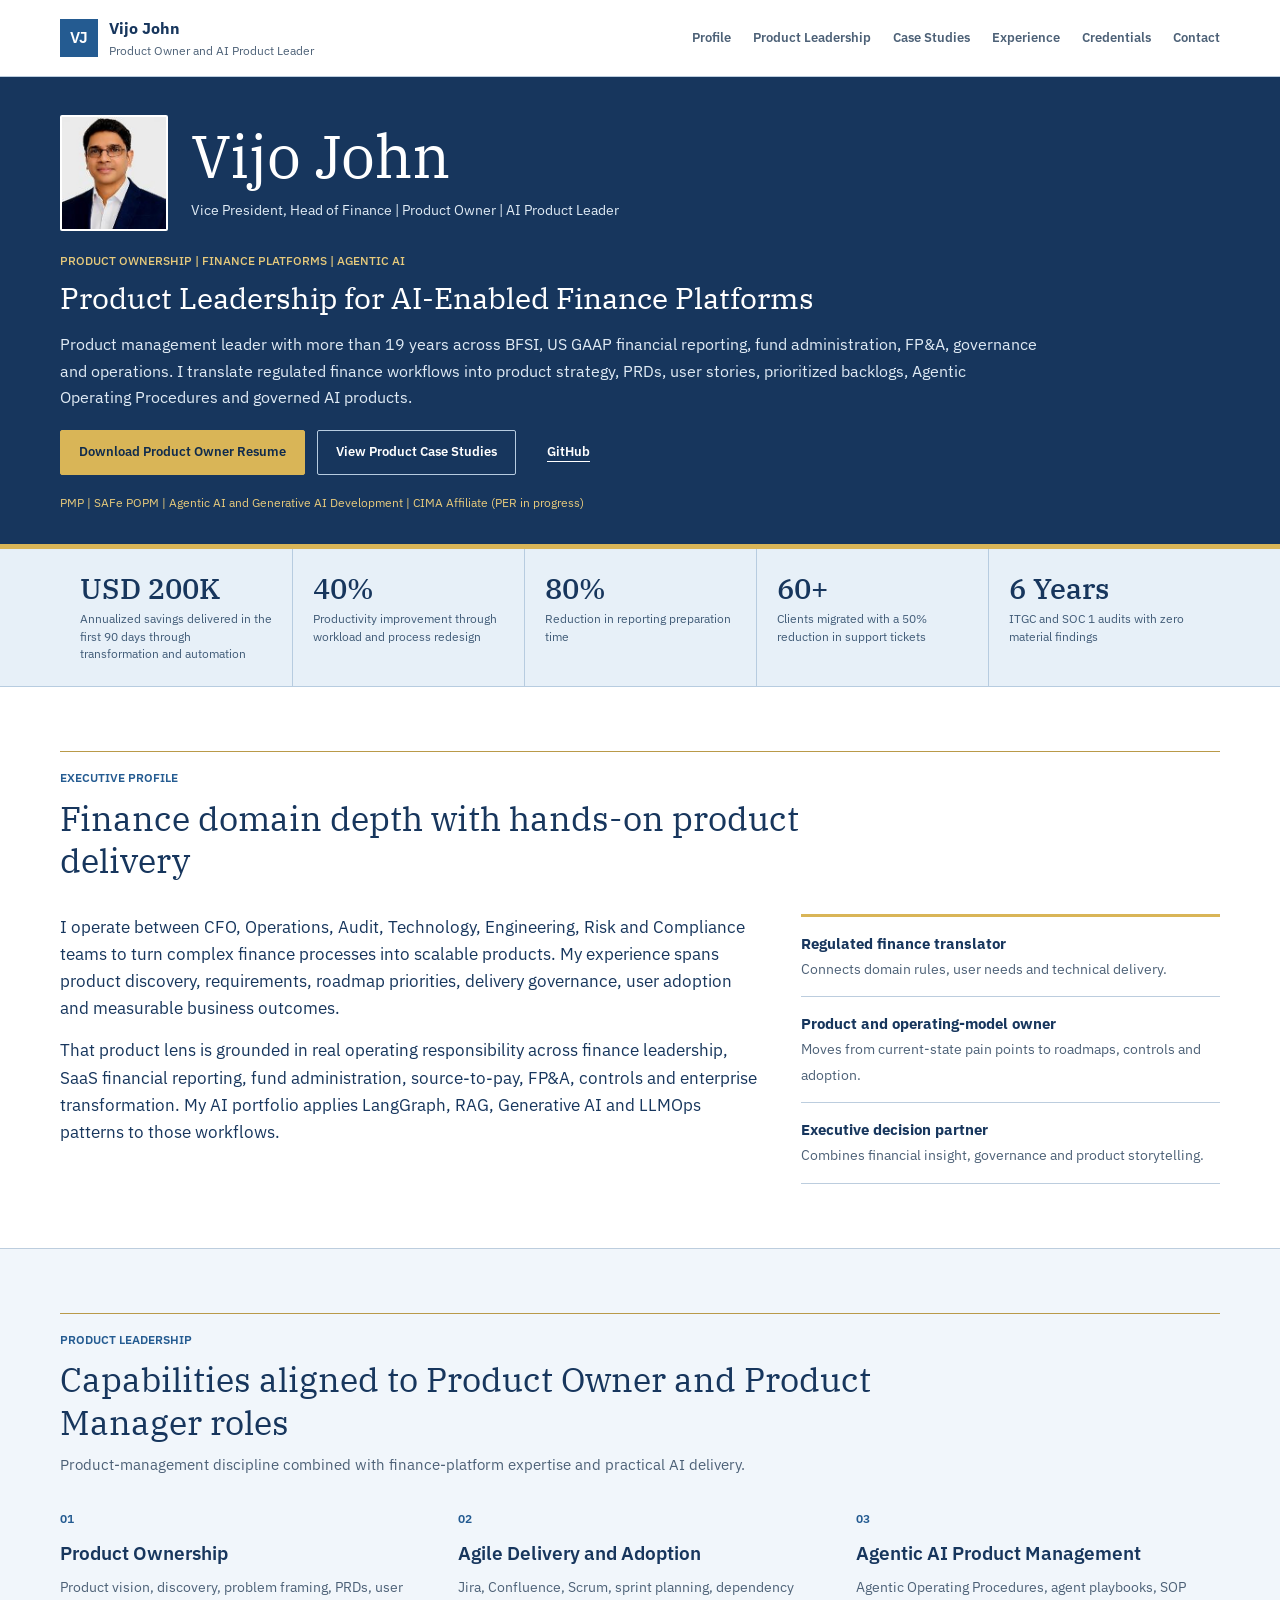
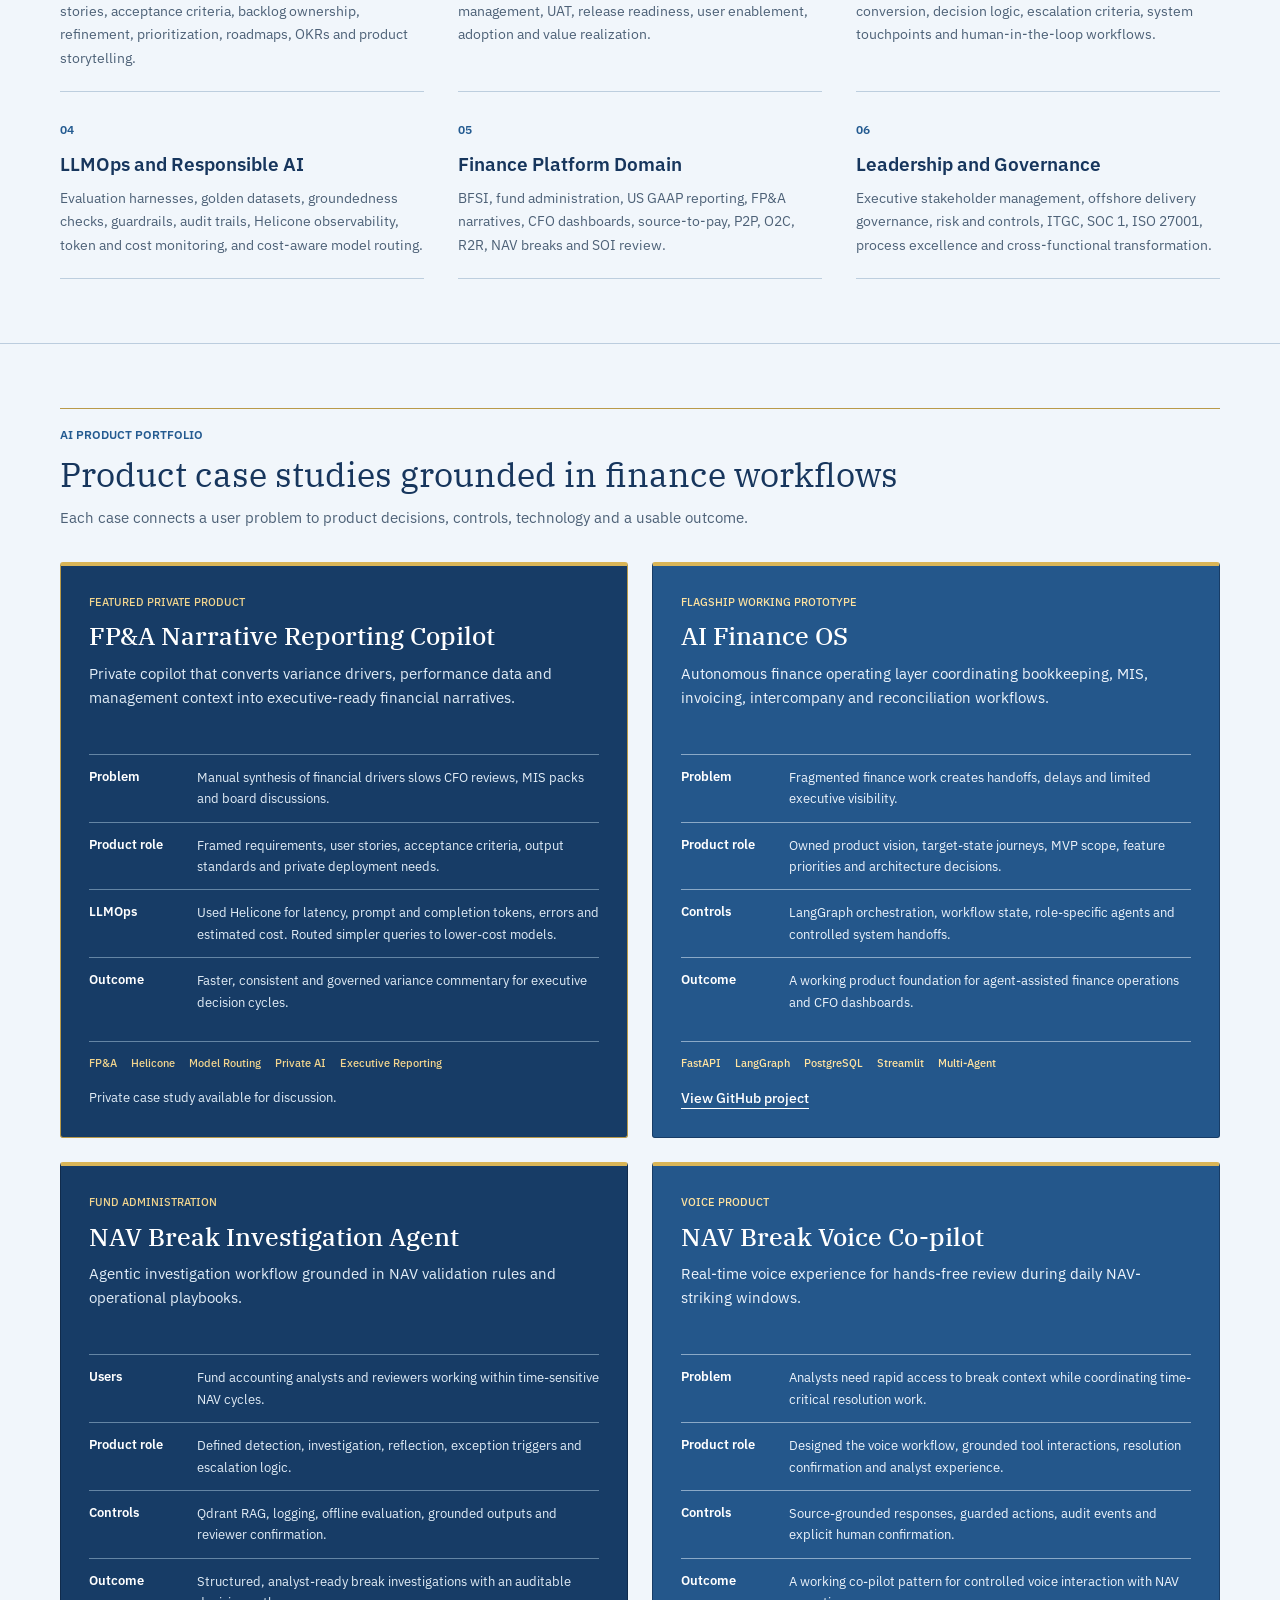
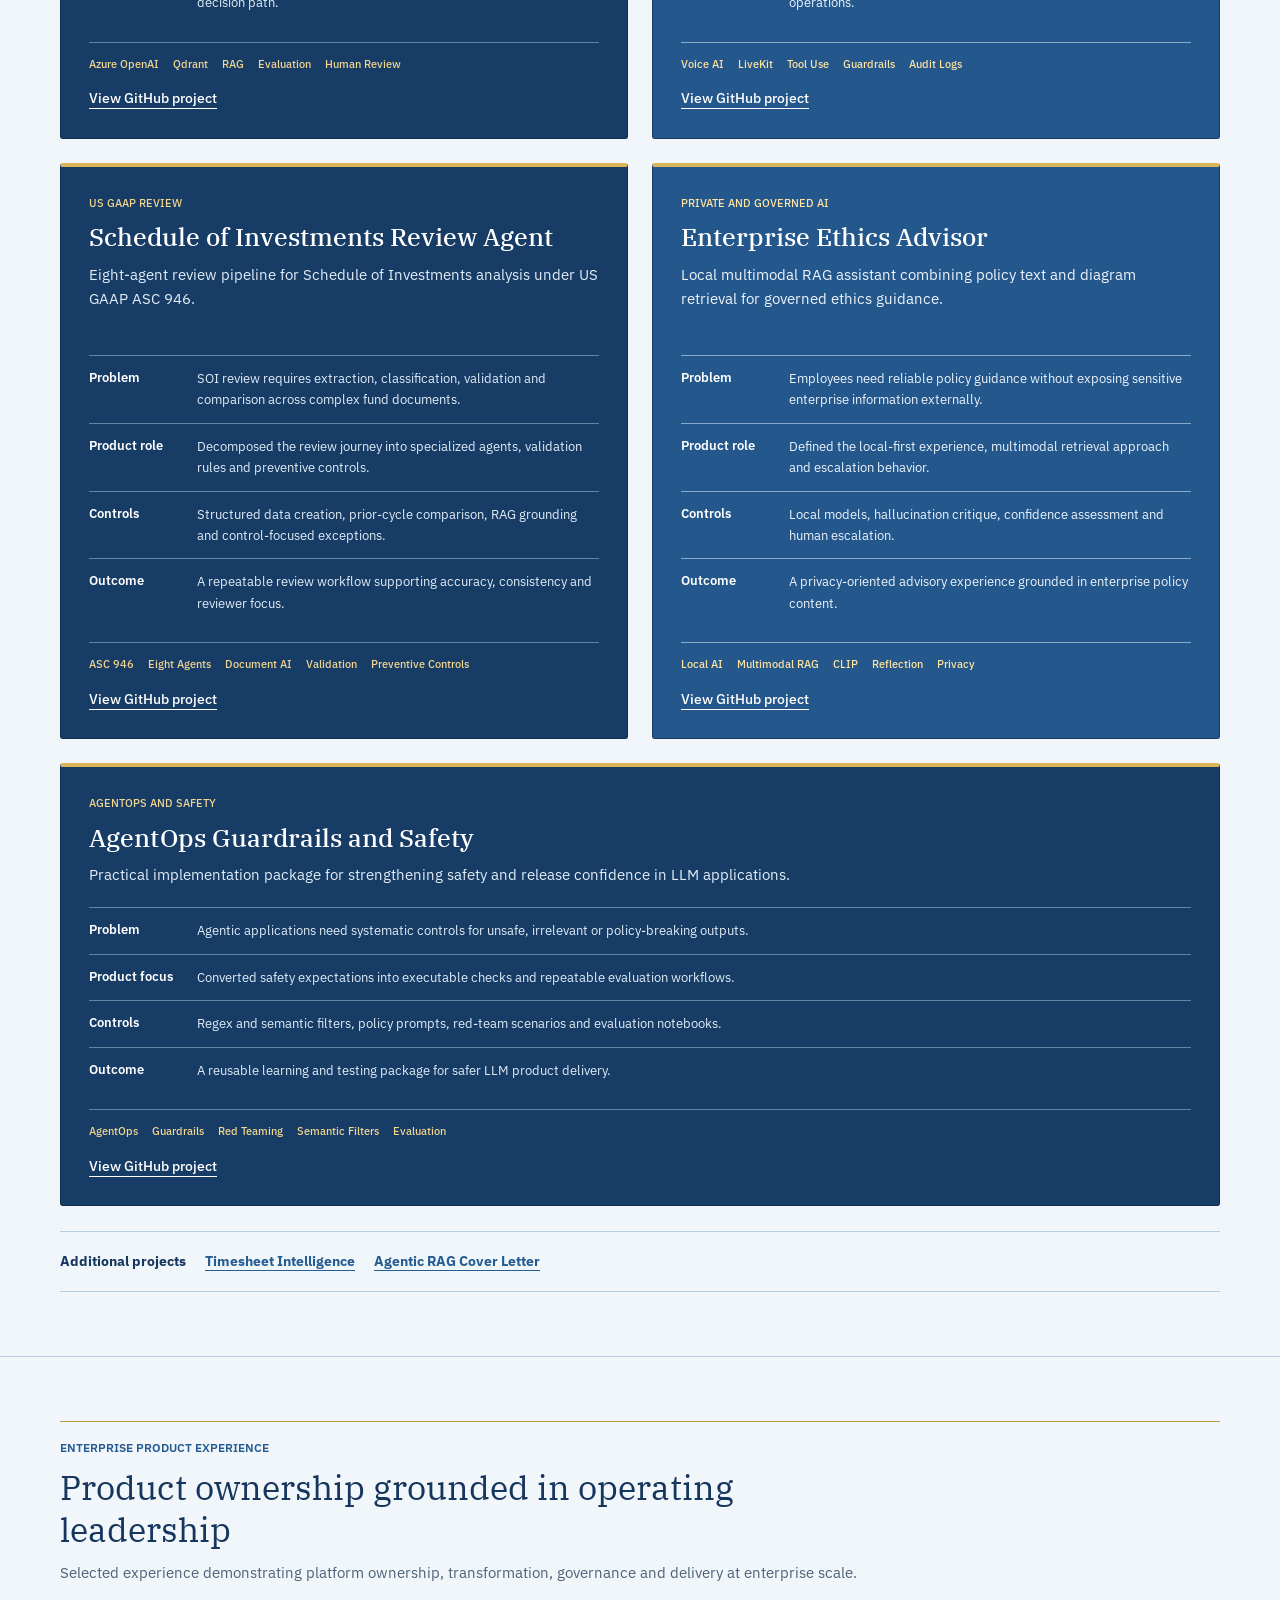
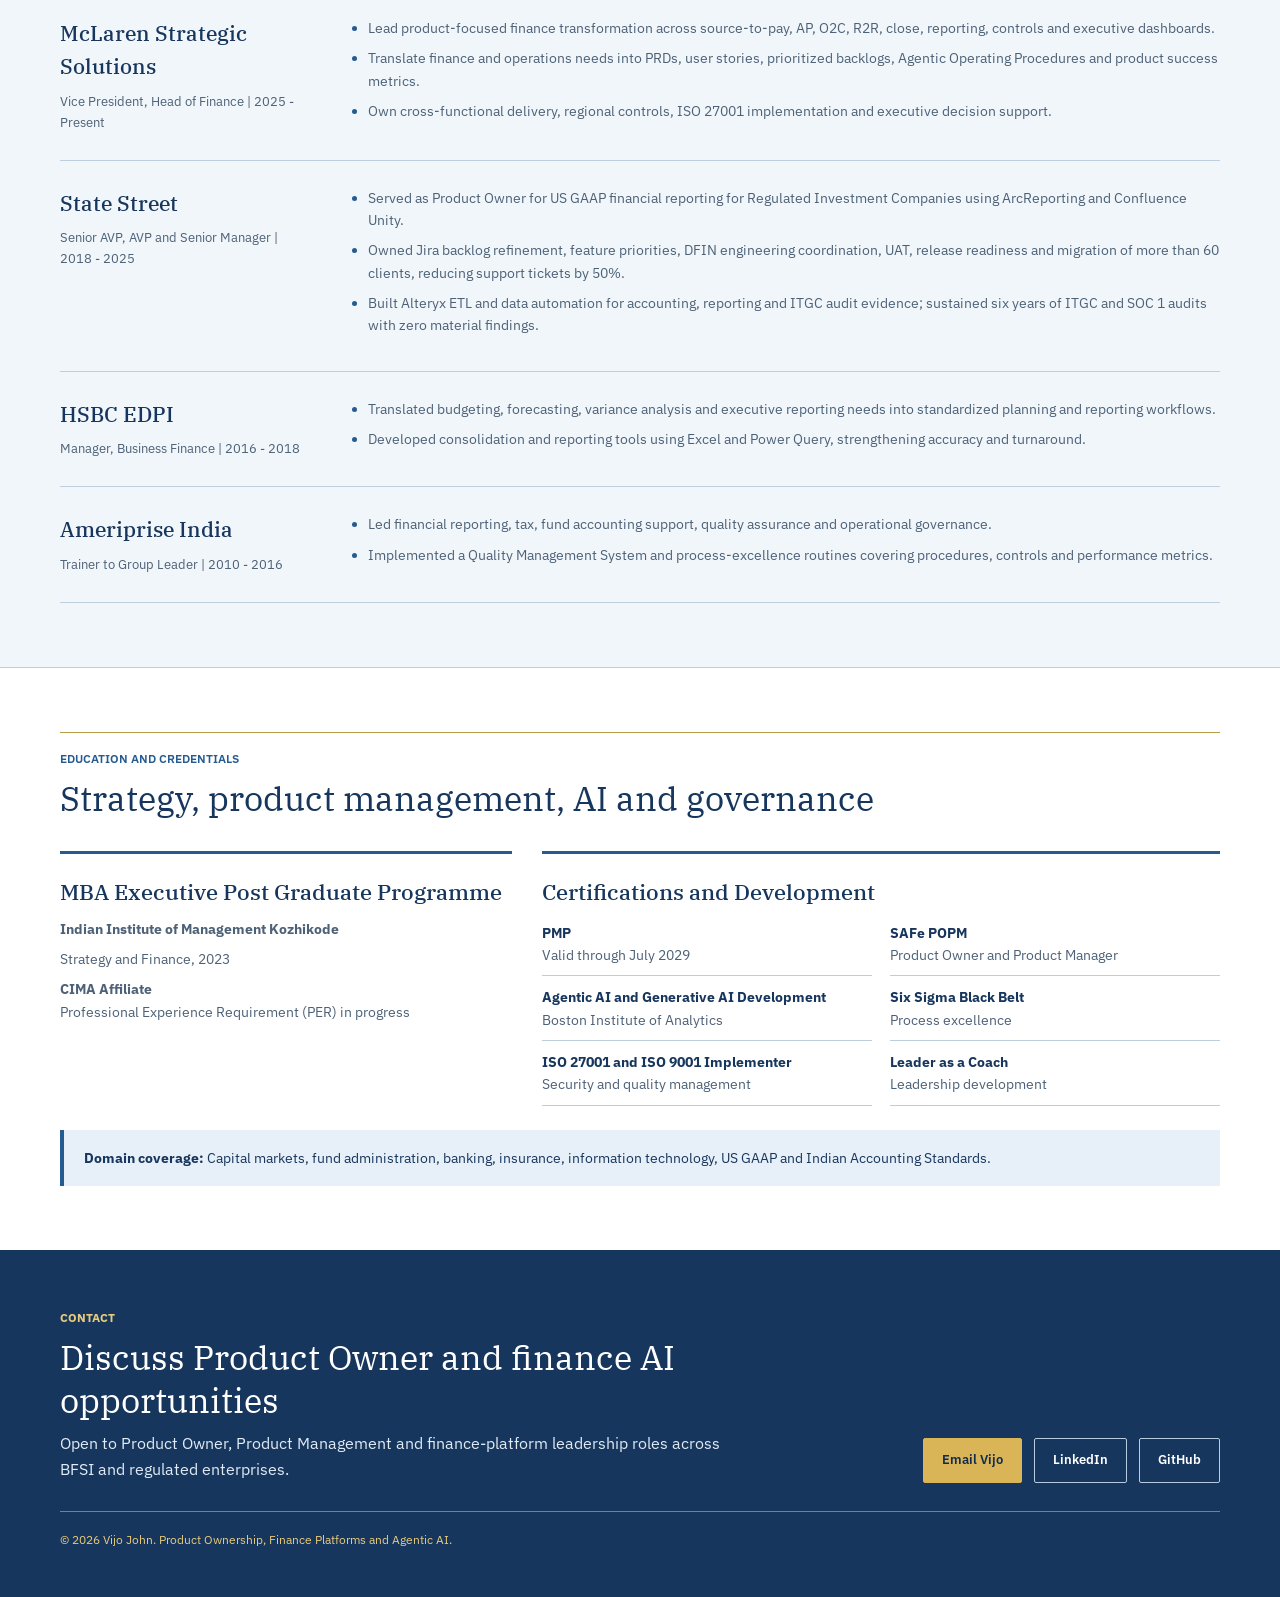
<file: index.html>
<!DOCTYPE html>
<html lang="en">
<head>
  <meta charset="UTF-8" />
  <meta name="viewport" content="width=device-width, initial-scale=1.0" />
  <meta name="description" content="Vijo John is a Product Owner and product management leader for AI-enabled BFSI and finance platforms, with expertise in FP&A, financial reporting, fund administration, Agentic AI, Generative AI and LLMOps." />
  <meta name="theme-color" content="#17365d" />
  <meta property="og:title" content="Vijo John | Product Owner and AI Product Management Leader" />
  <meta property="og:description" content="Product ownership, finance platform leadership and governed Agentic AI for BFSI and regulated enterprises." />
  <meta property="og:type" content="website" />
  <meta property="og:url" content="https://vijojohn.github.io/" />
  <meta property="og:image" content="https://vijojohn.github.io/profile.jpg" />
  <link rel="canonical" href="https://vijojohn.github.io/" />
  <title>Vijo John | Product Owner and AI Product Management Leader</title>
  <link rel="preconnect" href="https://fonts.googleapis.com" />
  <link rel="preconnect" href="https://fonts.gstatic.com" crossorigin />
  <link href="https://fonts.googleapis.com/css2?family=IBM+Plex+Sans:wght@400;500;600;700&family=IBM+Plex+Serif:wght@400;500;600&display=swap" rel="stylesheet" />
  <style>
    :root {
      --navy: #17365d;
      --navy-deep: #0d2746;
      --blue: #2869a8;
      --teal: #0f766e;
      --gold: #d79a2b;
      --ink: #17212b;
      --muted: #526170;
      --paper: #f5f7fa;
      --white: #ffffff;
      --line: #d8e0e8;
      --soft-blue: #eaf2fa;
      --tile-blue: #e8f1fa;
      --tile-mint: #e5f3ef;
      --tile-gold: #fff1cf;
      --tile-violet: #f0edf8;
      --shadow: 0 12px 30px rgba(23, 54, 93, 0.09);
    }

    * { box-sizing: border-box; margin: 0; padding: 0; }
    html { scroll-behavior: smooth; }
    body { font-family: Inter, Arial, sans-serif; color: var(--ink); background: var(--white); line-height: 1.6; }
    header[id], section[id] { scroll-margin-top: 78px; }
    a { color: inherit; text-decoration: none; }
    img { max-width: 100%; }
    .wrap { width: min(1160px, 92%); margin: 0 auto; }
    .skip-link { position: absolute; left: -9999px; top: 8px; z-index: 100; background: var(--white); color: var(--navy); padding: 10px 14px; }
    .skip-link:focus { left: 8px; }

    .nav { position: sticky; top: 0; z-index: 30; background: rgba(255, 255, 255, 0.96); border-bottom: 1px solid var(--line); }
    .nav-inner { min-height: 70px; display: flex; align-items: center; justify-content: space-between; gap: 24px; }
    .brand { display: flex; align-items: center; gap: 11px; min-width: max-content; }
    .mark { display: grid; place-items: center; width: 38px; height: 38px; border-radius: 6px; background: var(--navy); color: var(--white); font-weight: 800; }
    .brand strong { display: block; color: var(--navy); font-size: 15px; }
    .brand small { display: block; color: var(--muted); font-size: 11px; }
    .links { display: flex; align-items: center; gap: 19px; color: var(--muted); font-size: 13px; font-weight: 600; white-space: nowrap; }
    .links a:hover, .links a:focus-visible { color: var(--blue); }

    .hero { background: var(--navy); color: var(--white); padding: 42px 0 34px; }
    .hero-copy { max-width: 960px; }
    .identity { display: flex; align-items: center; gap: 16px; margin-bottom: 21px; }
    .portrait { width: 72px; height: 72px; border-radius: 50%; object-fit: cover; object-position: center 15%; border: 3px solid var(--gold); background: var(--white); }
    .identity-name { font-size: 19px; font-weight: 800; }
    .identity-role { color: #d5e2ef; font-size: 13px; margin-top: 2px; }
    .eyebrow { color: #f4c86f; font-size: 12px; font-weight: 800; text-transform: uppercase; margin-bottom: 10px; letter-spacing: 0; }
    h1 { max-width: 900px; font-size: 50px; line-height: 1.12; letter-spacing: 0; }
    .lead { max-width: 980px; margin-top: 18px; color: #e5eef7; font-size: 17px; line-height: 1.65; }
    .actions { display: flex; flex-wrap: wrap; align-items: center; gap: 11px; margin-top: 23px; }
    .btn { display: inline-flex; align-items: center; justify-content: center; min-height: 44px; padding: 10px 16px; border-radius: 6px; border: 1px solid transparent; font-size: 13px; font-weight: 800; }
    .btn-primary { background: var(--gold); color: var(--navy-deep); }
    .btn-secondary { border-color: #88a3c1; color: var(--white); background: transparent; }
    .btn-link { color: #f4c86f; padding-left: 8px; padding-right: 8px; }
    .btn:hover, .btn:focus-visible { transform: translateY(-1px); }
    .credential-line { margin-top: 18px; color: #cbd9e7; font-size: 13px; }

    .proof-band { background: var(--white); border-bottom: 1px solid var(--line); }
    .proof-grid { display: grid; grid-template-columns: repeat(5, 1fr); }
    .proof { padding: 20px 18px; border-left: 1px solid var(--line); }
    .proof:first-child { border-left: 0; }
    .proof:nth-child(1), .proof:nth-child(5) { background: var(--tile-blue); }
    .proof:nth-child(2), .proof:nth-child(4) { background: var(--tile-mint); }
    .proof:nth-child(3) { background: var(--tile-gold); }
    .proof strong { display: block; color: var(--navy); font-size: 25px; line-height: 1.1; }
    .proof span { display: block; margin-top: 5px; color: var(--muted); font-size: 12px; line-height: 1.45; }

    section { padding: 54px 0; }
    .band { background: var(--paper); border-top: 1px solid var(--line); border-bottom: 1px solid var(--line); }
    .section-head { max-width: 820px; margin-bottom: 27px; }
    .section-kicker { color: var(--teal); font-size: 12px; font-weight: 800; text-transform: uppercase; }
    h2 { margin-top: 4px; color: var(--navy); font-size: 32px; line-height: 1.2; letter-spacing: 0; }
    .section-head p { margin-top: 10px; color: var(--muted); }

    .profile-grid { display: grid; grid-template-columns: 1.25fr 0.75fr; gap: 42px; align-items: start; }
    .profile-copy p + p { margin-top: 15px; }
    .value-list { border-top: 3px solid var(--gold); }
    .value-item { padding: 13px 0; border-bottom: 1px solid var(--line); }
    .value-item strong { color: var(--navy); display: block; font-size: 14px; }
    .value-item span { color: var(--muted); font-size: 13px; }

    .capability-grid { display: grid; grid-template-columns: repeat(3, 1fr); gap: 26px 28px; }
    .capability { min-height: 170px; border: 1px solid #c9d9e8; border-top: 4px solid var(--blue); border-radius: 8px; padding: 18px; background: var(--tile-blue); }
    .capability:nth-child(2n) { border-color: #bddbd2; border-top-color: var(--teal); background: var(--tile-mint); }
    .capability:nth-child(3n) { border-color: #ead49e; border-top-color: var(--gold); background: var(--tile-gold); }
    .capability h3 { color: var(--navy); font-size: 17px; }
    .capability p { margin-top: 7px; color: var(--muted); font-size: 13px; }

    .case-grid { display: grid; grid-template-columns: 1fr 1fr; gap: 20px; }
    .case { border: 1px solid #afc4d8; border-top: 4px solid var(--blue); border-radius: 8px; padding: 23px; background: var(--tile-blue); box-shadow: var(--shadow); }
    .case:last-child:nth-child(odd) { grid-column: 1 / -1; }
    .case:nth-child(2n) { border-color: #9fcfc2; border-top-color: var(--teal); background: var(--tile-mint); }
    .case:nth-child(3n) { border-color: #e0c36f; border-top-color: var(--teal); background: var(--tile-gold); }
    .case:nth-child(4n) { border-color: #b5aad7; border-top-color: #7157a6; background: var(--tile-violet); }
    .case:nth-child(3n + 2) { border-top-color: var(--blue); }
    .case.case-featured { border-color: #e0c36f; border-top-color: var(--gold); background: var(--tile-gold); }
    .case-label { color: var(--teal); font-size: 11px; font-weight: 800; text-transform: uppercase; }
    .case h3 { margin-top: 5px; color: var(--navy); font-size: 21px; line-height: 1.3; }
    .case-summary { margin-top: 9px; color: var(--muted); font-size: 14px; }
    .case-facts { margin-top: 17px; }
    .case-facts div { display: grid; grid-template-columns: 104px 1fr; gap: 11px; padding: 10px 0; border-top: 1px solid var(--line); }
    .case-facts dt { color: var(--navy); font-size: 12px; font-weight: 800; }
    .case-facts dd { color: var(--muted); font-size: 12px; }
    .tags { display: flex; flex-wrap: wrap; gap: 7px; margin-top: 16px; list-style: none; }
    .tags li { padding: 4px 7px; border: 1px solid rgba(33, 78, 120, 0.15); border-radius: 3px; background: rgba(255, 255, 255, 0.74); color: #214e78; font-size: 11px; font-weight: 700; }
    .case-action { display: inline-block; margin-top: 17px; color: var(--blue); font-size: 13px; font-weight: 800; }
    .case-note { margin-top: 17px; color: var(--muted); font-size: 12px; font-weight: 600; }
    .additional-projects { margin-top: 25px; padding: 18px 0; border-top: 1px solid var(--line); border-bottom: 1px solid var(--line); }
    .additional-projects strong { color: var(--navy); }
    .additional-projects a { color: var(--blue); font-weight: 700; margin-left: 16px; }

    .experience-list { display: grid; gap: 14px; }
    .experience-item { display: grid; grid-template-columns: 250px 1fr; gap: 32px; padding: 22px; border: 1px solid #c9d9e8; border-left: 4px solid var(--blue); border-radius: 8px; background: var(--tile-blue); }
    .experience-item:nth-child(2n) { border-color: #bddbd2; border-left-color: var(--teal); background: var(--tile-mint); }
    .experience-item:nth-child(3n) { border-color: #ead49e; border-left-color: var(--gold); background: var(--tile-gold); }
    .experience-meta h3 { color: var(--navy); font-size: 17px; }
    .experience-meta p { margin-top: 4px; color: var(--muted); font-size: 12px; }
    .experience-body ul { padding-left: 18px; }
    .experience-body li { margin-bottom: 8px; color: var(--muted); font-size: 13px; }

    .trust-line { margin-top: 24px; padding: 17px 20px; border-left: 4px solid var(--teal); background: #edf7f5; color: #285b56; font-size: 14px; }

    .credentials-grid { display: grid; grid-template-columns: 0.8fr 1.2fr; gap: 30px; }
    .credential-block { border: 1px solid #c9d9e8; border-top: 4px solid var(--blue); border-radius: 8px; padding: 18px; background: var(--tile-blue); }
    .credential-block:nth-child(2) { border-color: #bddbd2; border-top-color: var(--teal); background: var(--tile-mint); }
    .credential-block h3 { color: var(--navy); font-size: 18px; }
    .credential-block p { margin-top: 8px; color: var(--muted); font-size: 13px; }
    .credential-list { display: grid; grid-template-columns: 1fr 1fr; gap: 10px 18px; margin-top: 12px; list-style: none; }
    .credential-list li { padding-bottom: 9px; border-bottom: 1px solid var(--line); color: var(--muted); font-size: 13px; }
    .credential-list strong { color: var(--ink); }

    .footer { background: var(--navy-deep); color: var(--white); padding: 48px 0; }
    .footer-grid { display: grid; grid-template-columns: 1.2fr 0.8fr; gap: 30px; align-items: end; }
    .footer h2 { color: var(--white); }
    .footer p { margin-top: 10px; color: #cbd9e7; }
    .footer .actions { justify-content: flex-end; margin-top: 0; }
    .copyright { margin-top: 28px; padding-top: 18px; border-top: 1px solid #315071; color: #9fb3c8; font-size: 12px; }

    @media (max-width: 900px) {
      .nav-inner { min-height: auto; padding: 12px 0; flex-wrap: wrap; }
      .links { width: 100%; overflow-x: auto; padding-bottom: 3px; }
      h1 { font-size: 40px; }
      .proof-grid { grid-template-columns: repeat(3, 1fr); }
      .proof:nth-child(4) { border-left: 0; }
      .profile-grid, .credentials-grid, .footer-grid { grid-template-columns: 1fr; }
      .capability-grid { grid-template-columns: 1fr 1fr; }
      .experience-item { grid-template-columns: 1fr; gap: 10px; }
      .footer .actions { justify-content: flex-start; }
    }

    @media (max-width: 650px) {
      .brand small { display: none; }
      .links { display: grid; grid-template-columns: repeat(3, 1fr); gap: 8px 10px; overflow: visible; padding-bottom: 0; white-space: normal; text-align: center; line-height: 1.3; }
      header[id], section[id] { scroll-margin-top: 142px; }
      .hero { padding-top: 30px; }
      .identity { align-items: flex-start; }
      .portrait { width: 62px; height: 62px; }
      h1 { font-size: 34px; }
      .lead { font-size: 15px; }
      .btn { width: 100%; }
      .btn-link { width: auto; }
      .proof-grid, .capability-grid, .case-grid, .credential-list { grid-template-columns: 1fr; }
      .case:last-child:nth-child(odd) { grid-column: auto; }
      .proof { border-left: 0; border-top: 1px solid var(--line); }
      .proof:first-child { border-top: 0; }
      section { padding: 43px 0; }
      h2 { font-size: 27px; }
      .case-facts div { grid-template-columns: 1fr; gap: 3px; }
      .additional-projects a { display: block; margin: 8px 0 0; }
    }
  </style>
  <link rel="stylesheet" href="portfolio.css?v=blue-white-gold-3" />
</head>
<body>
  <a class="skip-link" href="#main">Skip to content</a>
  <nav class="nav" aria-label="Primary navigation">
    <div class="wrap nav-inner">
      <a class="brand" href="#home" aria-label="Vijo John home">
        <span class="mark">VJ</span>
        <span><strong>Vijo John</strong><small>Product Owner and AI Product Leader</small></span>
      </a>
      <div class="links">
        <a href="#profile">Profile</a>
        <a href="#leadership">Product Leadership</a>
        <a href="#cases">Case Studies</a>
        <a href="#experience">Experience</a>
        <a href="#credentials">Credentials</a>
        <a href="#contact">Contact</a>
      </div>
    </div>
  </nav>

  <main id="main">
    <header class="hero" id="home">
      <div class="wrap hero-copy">
        <div class="identity">
          <img class="portrait" src="profile.jpg" alt="Vijo John" decoding="async" fetchpriority="high" />
          <div>
            <h1 class="identity-name">Vijo John</h1>
            <div class="identity-role">Vice President, Head of Finance | Product Owner | AI Product Leader</div>
          </div>
        </div>
        <p class="eyebrow">Product Ownership | Finance Platforms | Agentic AI</p>
        <p class="hero-title">Product Leadership for AI-Enabled Finance Platforms</p>
        <p class="lead">Product management leader with more than 19 years across BFSI, US GAAP financial reporting, fund administration, FP&amp;A, governance and operations. I translate regulated finance workflows into product strategy, PRDs, user stories, prioritized backlogs, Agentic Operating Procedures and governed AI products.</p>
        <div class="actions">
          <a class="btn btn-primary" href="resume-genai.pdf" download="Vijo John - Product Owner Product Management Agentic AI BFSI Resume.pdf">Download Product Owner Resume</a>
          <a class="btn btn-secondary" href="#cases">View Product Case Studies</a>
          <a class="btn btn-link" href="https://github.com/VijoJohn" target="_blank" rel="noopener">GitHub</a>
        </div>
        <p class="credential-line">PMP | SAFe POPM | Agentic AI and Generative AI Development | CIMA Affiliate (PER in progress)</p>
      </div>
    </header>

    <aside class="proof-band" aria-label="Verified career outcomes">
      <div class="wrap proof-grid">
        <div class="proof"><strong>USD 200K</strong><span>Annualized savings delivered in the first 90 days through transformation and automation</span></div>
        <div class="proof"><strong>40%</strong><span>Productivity improvement through workload and process redesign</span></div>
        <div class="proof"><strong>80%</strong><span>Reduction in reporting preparation time</span></div>
        <div class="proof"><strong>60+</strong><span>Clients migrated with a 50% reduction in support tickets</span></div>
        <div class="proof"><strong>6 Years</strong><span>ITGC and SOC 1 audits with zero material findings</span></div>
      </div>
    </aside>

    <section id="profile">
      <div class="wrap">
        <div class="section-head">
          <p class="section-kicker">Executive Profile</p>
          <h2>Finance domain depth with hands-on product delivery</h2>
        </div>
        <div class="profile-grid">
          <div class="profile-copy">
            <p>I operate between CFO, Operations, Audit, Technology, Engineering, Risk and Compliance teams to turn complex finance processes into scalable products. My experience spans product discovery, requirements, roadmap priorities, delivery governance, user adoption and measurable business outcomes.</p>
            <p>That product lens is grounded in real operating responsibility across finance leadership, SaaS financial reporting, fund administration, source-to-pay, FP&amp;A, controls and enterprise transformation. My AI portfolio applies LangGraph, RAG, Generative AI and LLMOps patterns to those workflows.</p>
          </div>
          <div class="value-list" aria-label="Value proposition">
            <div class="value-item"><strong>Regulated finance translator</strong><span>Connects domain rules, user needs and technical delivery.</span></div>
            <div class="value-item"><strong>Product and operating-model owner</strong><span>Moves from current-state pain points to roadmaps, controls and adoption.</span></div>
            <div class="value-item"><strong>Executive decision partner</strong><span>Combines financial insight, governance and product storytelling.</span></div>
          </div>
        </div>
      </div>
    </section>

    <section class="band" id="leadership">
      <div class="wrap">
        <div class="section-head">
          <p class="section-kicker">Product Leadership</p>
          <h2>Capabilities aligned to Product Owner and Product Manager roles</h2>
          <p>Product-management discipline combined with finance-platform expertise and practical AI delivery.</p>
        </div>
        <div class="capability-grid">
          <article class="capability"><h3>Product Ownership</h3><p>Product vision, discovery, problem framing, PRDs, user stories, acceptance criteria, backlog ownership, refinement, prioritization, roadmaps, OKRs and product storytelling.</p></article>
          <article class="capability"><h3>Agile Delivery and Adoption</h3><p>Jira, Confluence, Scrum, sprint planning, dependency management, UAT, release readiness, user enablement, adoption and value realization.</p></article>
          <article class="capability"><h3>Agentic AI Product Management</h3><p>Agentic Operating Procedures, agent playbooks, SOP conversion, decision logic, escalation criteria, system touchpoints and human-in-the-loop workflows.</p></article>
          <article class="capability"><h3>LLMOps and Responsible AI</h3><p>Evaluation harnesses, golden datasets, groundedness checks, guardrails, audit trails, Helicone observability, token and cost monitoring, and cost-aware model routing.</p></article>
          <article class="capability"><h3>Finance Platform Domain</h3><p>BFSI, fund administration, US GAAP reporting, FP&amp;A narratives, CFO dashboards, source-to-pay, P2P, O2C, R2R, NAV breaks and SOI review.</p></article>
          <article class="capability"><h3>Leadership and Governance</h3><p>Executive stakeholder management, offshore delivery governance, risk and controls, ITGC, SOC 1, ISO 27001, process excellence and cross-functional transformation.</p></article>
        </div>
      </div>
    </section>

    <section id="cases">
      <div class="wrap">
        <div class="section-head">
          <p class="section-kicker">AI Product Portfolio</p>
          <h2>Product case studies grounded in finance workflows</h2>
          <p>Each case connects a user problem to product decisions, controls, technology and a usable outcome.</p>
        </div>
        <div class="case-grid">
          <article class="case case-featured">
            <p class="case-label">Featured private product</p>
            <h3>FP&amp;A Narrative Reporting Copilot</h3>
            <p class="case-summary">Private copilot that converts variance drivers, performance data and management context into executive-ready financial narratives.</p>
            <dl class="case-facts">
              <div><dt>Problem</dt><dd>Manual synthesis of financial drivers slows CFO reviews, MIS packs and board discussions.</dd></div>
              <div><dt>Product role</dt><dd>Framed requirements, user stories, acceptance criteria, output standards and private deployment needs.</dd></div>
              <div><dt>LLMOps</dt><dd>Used Helicone for latency, prompt and completion tokens, errors and estimated cost. Routed simpler queries to lower-cost models.</dd></div>
              <div><dt>Outcome</dt><dd>Faster, consistent and governed variance commentary for executive decision cycles.</dd></div>
            </dl>
            <ul class="tags"><li>FP&amp;A</li><li>Helicone</li><li>Model Routing</li><li>Private AI</li><li>Executive Reporting</li></ul>
            <p class="case-note">Private case study available for discussion.</p>
          </article>

          <article class="case">
            <p class="case-label">Flagship working prototype</p>
            <h3>AI Finance OS</h3>
            <p class="case-summary">Autonomous finance operating layer coordinating bookkeeping, MIS, invoicing, intercompany and reconciliation workflows.</p>
            <dl class="case-facts">
              <div><dt>Problem</dt><dd>Fragmented finance work creates handoffs, delays and limited executive visibility.</dd></div>
              <div><dt>Product role</dt><dd>Owned product vision, target-state journeys, MVP scope, feature priorities and architecture decisions.</dd></div>
              <div><dt>Controls</dt><dd>LangGraph orchestration, workflow state, role-specific agents and controlled system handoffs.</dd></div>
              <div><dt>Outcome</dt><dd>A working product foundation for agent-assisted finance operations and CFO dashboards.</dd></div>
            </dl>
            <ul class="tags"><li>FastAPI</li><li>LangGraph</li><li>PostgreSQL</li><li>Streamlit</li><li>Multi-Agent</li></ul>
            <a class="case-action" href="https://github.com/VijoJohn/AI_FINANCE_OS_PRODUCTION" target="_blank" rel="noopener">View GitHub project</a>
          </article>

          <article class="case">
            <p class="case-label">Fund administration</p>
            <h3>NAV Break Investigation Agent</h3>
            <p class="case-summary">Agentic investigation workflow grounded in NAV validation rules and operational playbooks.</p>
            <dl class="case-facts">
              <div><dt>Users</dt><dd>Fund accounting analysts and reviewers working within time-sensitive NAV cycles.</dd></div>
              <div><dt>Product role</dt><dd>Defined detection, investigation, reflection, exception triggers and escalation logic.</dd></div>
              <div><dt>Controls</dt><dd>Qdrant RAG, logging, offline evaluation, grounded outputs and reviewer confirmation.</dd></div>
              <div><dt>Outcome</dt><dd>Structured, analyst-ready break investigations with an auditable decision path.</dd></div>
            </dl>
            <ul class="tags"><li>Azure OpenAI</li><li>Qdrant</li><li>RAG</li><li>Evaluation</li><li>Human Review</li></ul>
            <a class="case-action" href="https://github.com/VijoJohn/nav-break-investigation-agent" target="_blank" rel="noopener">View GitHub project</a>
          </article>

          <article class="case">
            <p class="case-label">Voice product</p>
            <h3>NAV Break Voice Co-pilot</h3>
            <p class="case-summary">Real-time voice experience for hands-free review during daily NAV-striking windows.</p>
            <dl class="case-facts">
              <div><dt>Problem</dt><dd>Analysts need rapid access to break context while coordinating time-critical resolution work.</dd></div>
              <div><dt>Product role</dt><dd>Designed the voice workflow, grounded tool interactions, resolution confirmation and analyst experience.</dd></div>
              <div><dt>Controls</dt><dd>Source-grounded responses, guarded actions, audit events and explicit human confirmation.</dd></div>
              <div><dt>Outcome</dt><dd>A working co-pilot pattern for controlled voice interaction with NAV operations.</dd></div>
            </dl>
            <ul class="tags"><li>Voice AI</li><li>LiveKit</li><li>Tool Use</li><li>Guardrails</li><li>Audit Logs</li></ul>
            <a class="case-action" href="https://github.com/VijoJohn/nav-break-voice-copilot" target="_blank" rel="noopener">View GitHub project</a>
          </article>

          <article class="case">
            <p class="case-label">US GAAP review</p>
            <h3>Schedule of Investments Review Agent</h3>
            <p class="case-summary">Eight-agent review pipeline for Schedule of Investments analysis under US GAAP ASC 946.</p>
            <dl class="case-facts">
              <div><dt>Problem</dt><dd>SOI review requires extraction, classification, validation and comparison across complex fund documents.</dd></div>
              <div><dt>Product role</dt><dd>Decomposed the review journey into specialized agents, validation rules and preventive controls.</dd></div>
              <div><dt>Controls</dt><dd>Structured data creation, prior-cycle comparison, RAG grounding and control-focused exceptions.</dd></div>
              <div><dt>Outcome</dt><dd>A repeatable review workflow supporting accuracy, consistency and reviewer focus.</dd></div>
            </dl>
            <ul class="tags"><li>ASC 946</li><li>Eight Agents</li><li>Document AI</li><li>Validation</li><li>Preventive Controls</li></ul>
            <a class="case-action" href="https://github.com/VijoJohn/mutual-fund-soi-review-agent" target="_blank" rel="noopener">View GitHub project</a>
          </article>

          <article class="case">
            <p class="case-label">Private and governed AI</p>
            <h3>Enterprise Ethics Advisor</h3>
            <p class="case-summary">Local multimodal RAG assistant combining policy text and diagram retrieval for governed ethics guidance.</p>
            <dl class="case-facts">
              <div><dt>Problem</dt><dd>Employees need reliable policy guidance without exposing sensitive enterprise information externally.</dd></div>
              <div><dt>Product role</dt><dd>Defined the local-first experience, multimodal retrieval approach and escalation behavior.</dd></div>
              <div><dt>Controls</dt><dd>Local models, hallucination critique, confidence assessment and human escalation.</dd></div>
              <div><dt>Outcome</dt><dd>A privacy-oriented advisory experience grounded in enterprise policy content.</dd></div>
            </dl>
            <ul class="tags"><li>Local AI</li><li>Multimodal RAG</li><li>CLIP</li><li>Reflection</li><li>Privacy</li></ul>
            <a class="case-action" href="https://github.com/VijoJohn/enterprise-ethics" target="_blank" rel="noopener">View GitHub project</a>
          </article>

          <article class="case">
            <p class="case-label">AgentOps and safety</p>
            <h3>AgentOps Guardrails and Safety</h3>
            <p class="case-summary">Practical implementation package for strengthening safety and release confidence in LLM applications.</p>
            <dl class="case-facts">
              <div><dt>Problem</dt><dd>Agentic applications need systematic controls for unsafe, irrelevant or policy-breaking outputs.</dd></div>
              <div><dt>Product focus</dt><dd>Converted safety expectations into executable checks and repeatable evaluation workflows.</dd></div>
              <div><dt>Controls</dt><dd>Regex and semantic filters, policy prompts, red-team scenarios and evaluation notebooks.</dd></div>
              <div><dt>Outcome</dt><dd>A reusable learning and testing package for safer LLM product delivery.</dd></div>
            </dl>
            <ul class="tags"><li>AgentOps</li><li>Guardrails</li><li>Red Teaming</li><li>Semantic Filters</li><li>Evaluation</li></ul>
            <a class="case-action" href="https://github.com/VijoJohn/agentops-guardrails-safety" target="_blank" rel="noopener">View GitHub project</a>
          </article>
        </div>
        <div class="additional-projects">
          <strong>Additional projects</strong>
          <a href="https://github.com/VijoJohn/ai-timesheet-intelligence" target="_blank" rel="noopener">Timesheet Intelligence</a>
          <a href="https://github.com/VijoJohn/agentic-rag-coverletter-app" target="_blank" rel="noopener">Agentic RAG Cover Letter</a>
        </div>
      </div>
    </section>

    <section class="band" id="experience">
      <div class="wrap">
        <div class="section-head">
          <p class="section-kicker">Enterprise Product Experience</p>
          <h2>Product ownership grounded in operating leadership</h2>
          <p>Selected experience demonstrating platform ownership, transformation, governance and delivery at enterprise scale.</p>
        </div>
        <div class="experience-list">
          <article class="experience-item">
            <div class="experience-meta"><h3>McLaren Strategic Solutions</h3><p>Vice President, Head of Finance | 2025 - Present</p></div>
            <div class="experience-body"><ul><li>Lead product-focused finance transformation across source-to-pay, AP, O2C, R2R, close, reporting, controls and executive dashboards.</li><li>Translate finance and operations needs into PRDs, user stories, prioritized backlogs, Agentic Operating Procedures and product success metrics.</li><li>Own cross-functional delivery, regional controls, ISO 27001 implementation and executive decision support.</li></ul></div>
          </article>
          <article class="experience-item">
            <div class="experience-meta"><h3>State Street</h3><p>Senior AVP, AVP and Senior Manager | 2018 - 2025</p></div>
            <div class="experience-body"><ul><li>Served as Product Owner for US GAAP financial reporting for Regulated Investment Companies using ArcReporting and Confluence Unity.</li><li>Owned Jira backlog refinement, feature priorities, DFIN engineering coordination, UAT, release readiness and migration of more than 60 clients, reducing support tickets by 50%.</li><li>Built Alteryx ETL and data automation for accounting, reporting and ITGC audit evidence; sustained six years of ITGC and SOC 1 audits with zero material findings.</li></ul></div>
          </article>
          <article class="experience-item">
            <div class="experience-meta"><h3>HSBC EDPI</h3><p>Manager, Business Finance | 2016 - 2018</p></div>
            <div class="experience-body"><ul><li>Translated budgeting, forecasting, variance analysis and executive reporting needs into standardized planning and reporting workflows.</li><li>Developed consolidation and reporting tools using Excel and Power Query, strengthening accuracy and turnaround.</li></ul></div>
          </article>
          <article class="experience-item">
            <div class="experience-meta"><h3>Ameriprise India</h3><p>Trainer to Group Leader | 2010 - 2016</p></div>
            <div class="experience-body"><ul><li>Led financial reporting, tax, fund accounting support, quality assurance and operational governance.</li><li>Implemented a Quality Management System and process-excellence routines covering procedures, controls and performance metrics.</li></ul></div>
          </article>
        </div>
      </div>
    </section>

    <section id="credentials">
      <div class="wrap">
        <div class="section-head">
          <p class="section-kicker">Education and Credentials</p>
          <h2>Strategy, product management, AI and governance</h2>
        </div>
        <div class="credentials-grid">
          <div class="credential-block">
            <h3>MBA Executive Post Graduate Programme</h3>
            <p><strong>Indian Institute of Management Kozhikode</strong></p>
            <p>Strategy and Finance, 2023</p>
            <p><strong>CIMA Affiliate</strong><br />Professional Experience Requirement (PER) in progress</p>
          </div>
          <div class="credential-block">
            <h3>Certifications and Development</h3>
            <ul class="credential-list">
              <li><strong>PMP</strong><br />Valid through July 2029</li>
              <li><strong>SAFe POPM</strong><br />Product Owner and Product Manager</li>
              <li><strong>Agentic AI and Generative AI Development</strong><br />Boston Institute of Analytics</li>
              <li><strong>Six Sigma Black Belt</strong><br />Process excellence</li>
              <li><strong>ISO 27001 and ISO 9001 Implementer</strong><br />Security and quality management</li>
              <li><strong>Leader as a Coach</strong><br />Leadership development</li>
            </ul>
          </div>
        </div>
        <p class="trust-line"><strong>Domain coverage:</strong> Capital markets, fund administration, banking, insurance, information technology, US GAAP and Indian Accounting Standards.</p>
      </div>
    </section>

    <footer class="footer" id="contact">
      <div class="wrap">
        <div class="footer-grid">
          <div><p class="section-kicker">Contact</p><h2>Discuss Product Owner and finance AI opportunities</h2><p>Open to Product Owner, Product Management and finance-platform leadership roles across BFSI and regulated enterprises.</p></div>
          <div class="actions"><a class="btn btn-primary" href="mailto:vjohn1111@gmail.com">Email Vijo</a><a class="btn btn-secondary" href="https://www.linkedin.com/in/vijojohn" target="_blank" rel="noopener">LinkedIn</a><a class="btn btn-secondary" href="https://github.com/VijoJohn" target="_blank" rel="noopener">GitHub</a></div>
        </div>
        <div class="copyright">&copy; <span id="year"></span> Vijo John. Product Ownership, Finance Platforms and Agentic AI.</div>
      </div>
    </footer>
  </main>

  <script>document.getElementById('year').textContent = new Date().getFullYear();</script>
</body>
</html>
</file>
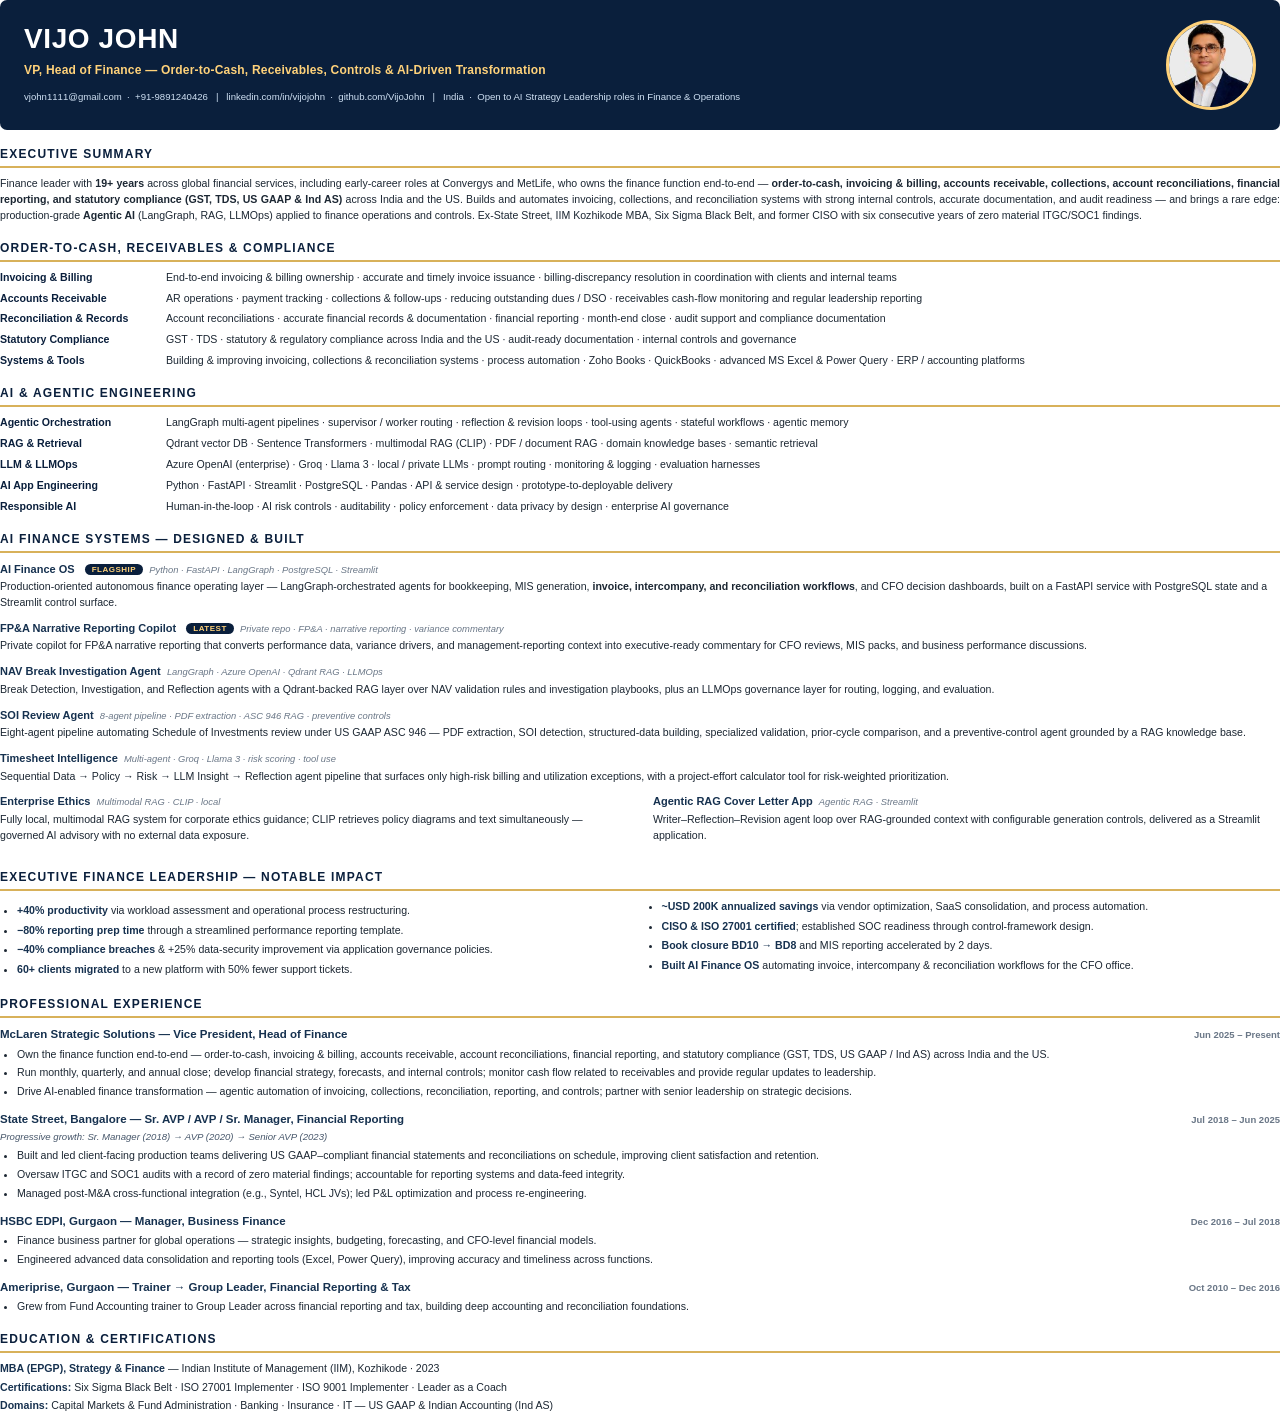
<file: resume.html>
<!DOCTYPE html>
<html lang="en">
<head>
<meta charset="UTF-8" />
<title>Vijo John — Resume</title>
<style>
  @page { size: A4; margin: 12mm 13mm; }
  * { margin:0; padding:0; box-sizing:border-box; }
  html { -webkit-print-color-adjust:exact; print-color-adjust:exact; }
  body { font-family:"Calibri","Segoe UI",Arial,sans-serif; color:#1c2733; font-size:10.6px; line-height:1.5; }
  a { color:#0a3d70; text-decoration:none; }
  /* Header — text left, photo right */
  .head { background:#0a1f3c; color:#fff; padding:20px 24px; border-radius:7px; display:flex; align-items:center; justify-content:space-between; gap:22px; }
  .head .idblock { flex:1; }
  .head .name { font-size:28px; font-weight:700; letter-spacing:.6px; line-height:1; }
  .head .title { font-size:12px; color:#ffd27a; font-weight:600; margin-top:8px; letter-spacing:.2px; }
  .head .contact { font-size:9.6px; color:#cfe0f3; margin-top:10px; line-height:1.7; }
  .head .contact a { color:#cfe0f3; }
  .head .photo { width:90px; height:90px; border-radius:50%; object-fit:cover; object-position:center 18%; border:3px solid #ffd27a; flex:0 0 auto; }
  /* Sections */
  .sec { margin-top:15px; break-inside:auto; }
  .sec > h2 { font-size:12px; font-weight:700; color:#0a1f3c; text-transform:uppercase; letter-spacing:1.2px;
              border-bottom:2px solid #d8b15a; padding-bottom:3px; margin-bottom:8px; break-after:avoid; }
  p.summary { text-align:justify; }
  /* Skill / competency lines (flex so DOM order == text-extraction order, ATS-safe) */
  .skill { display:flex; gap:16px; margin:5px 0; break-inside:avoid; }
  .skill b { flex:0 0 150px; color:#0a1f3c; font-weight:700; }
  .skill span { flex:1; }
  /* Projects */
  .proj { margin-bottom:9px; break-inside:avoid; }
  .proj .pt { font-weight:700; color:#16314f; font-size:11px; }
  .proj .pt .flag { background:#0a1f3c; color:#ffd27a; font-size:8px; font-weight:700; padding:1px 7px;
                    border-radius:9px; margin-left:7px; vertical-align:1px; letter-spacing:.5px; }
  .proj .tech { color:#6a7787; font-style:italic; font-size:9.4px; font-weight:400; }
  .proj p { margin-top:2px; }
  /* Experience */
  .job { margin-bottom:11px; break-inside:avoid; }
  .job .row { display:flex; justify-content:space-between; align-items:baseline; }
  .job .ro { font-weight:700; color:#16314f; font-size:11.5px; }
  .job .rd { color:#6a7787; font-size:9.5px; font-weight:600; white-space:nowrap; padding-left:12px; }
  .job .sub { color:#46566a; font-size:9.6px; font-style:italic; margin:2px 0 3px; }
  ul { margin:3px 0 0 17px; }
  li { margin:3px 0; }
  /* Accomplishments grid */
  .ach { column-count:2; column-gap:26px; }
  .ach li { margin:4px 0; break-inside:avoid; }
  .ach li b { color:#16314f; }
  /* Two-up */
  .twocol { display:flex; gap:26px; }
  .twocol > div { flex:1; }
  .credline { margin-top:3px; break-inside:avoid; }
  .credline b { color:#16314f; }
</style>
</head>
<body>

  <div class="head">
    <div class="idblock">
      <div class="name">VIJO JOHN</div>
      <div class="title">VP, Head of Finance &mdash; Order-to-Cash, Receivables, Controls &amp; AI-Driven Transformation</div>
      <div class="contact">vjohn1111@gmail.com &nbsp;·&nbsp; +91-9891240426 &nbsp;&nbsp;|&nbsp;&nbsp; linkedin.com/in/vijojohn &nbsp;·&nbsp; github.com/VijoJohn &nbsp;&nbsp;|&nbsp;&nbsp; India &nbsp;·&nbsp; Open to AI Strategy Leadership roles in Finance &amp; Operations</div>
    </div>
    <img class="photo" src="profile.jpg" alt="Vijo John" />
  </div>

  <div class="sec">
    <h2>Executive Summary</h2>
    <p class="summary">Finance leader with <b>19+ years</b> across global financial services, including early-career roles at Convergys and MetLife, who owns the finance function
    end-to-end — <b>order-to-cash, invoicing &amp; billing, accounts receivable, collections, account reconciliations,
    financial reporting, and statutory compliance (GST, TDS, US GAAP &amp; Ind AS)</b> across India and the US. Builds and
    automates invoicing, collections, and reconciliation systems with strong internal controls, accurate documentation,
    and audit readiness — and brings a rare edge: production-grade <b>Agentic AI</b> (LangGraph, RAG, LLMOps) applied to
    finance operations and controls. Ex-State Street, IIM Kozhikode MBA, Six Sigma Black Belt, and former CISO with six
    consecutive years of zero material ITGC/SOC1 findings.</p>
  </div>

  <div class="sec">
    <h2>Order-to-Cash, Receivables &amp; Compliance</h2>
    <div class="skill"><b>Invoicing &amp; Billing</b><span>End-to-end invoicing &amp; billing ownership · accurate and timely invoice issuance · billing-discrepancy resolution in coordination with clients and internal teams</span></div>
    <div class="skill"><b>Accounts Receivable</b><span>AR operations · payment tracking · collections &amp; follow-ups · reducing outstanding dues / DSO · receivables cash-flow monitoring and regular leadership reporting</span></div>
    <div class="skill"><b>Reconciliation &amp; Records</b><span>Account reconciliations · accurate financial records &amp; documentation · financial reporting · month-end close · audit support and compliance documentation</span></div>
    <div class="skill"><b>Statutory Compliance</b><span>GST · TDS · statutory &amp; regulatory compliance across India and the US · audit-ready documentation · internal controls and governance</span></div>
    <div class="skill"><b>Systems &amp; Tools</b><span>Building &amp; improving invoicing, collections &amp; reconciliation systems · process automation · Zoho Books · QuickBooks · advanced MS Excel &amp; Power Query · ERP / accounting platforms</span></div>
  </div>

  <div class="sec">
    <h2>AI &amp; Agentic Engineering</h2>
    <div class="skill"><b>Agentic Orchestration</b><span>LangGraph multi-agent pipelines · supervisor / worker routing · reflection &amp; revision loops · tool-using agents · stateful workflows · agentic memory</span></div>
    <div class="skill"><b>RAG &amp; Retrieval</b><span>Qdrant vector DB · Sentence Transformers · multimodal RAG (CLIP) · PDF / document RAG · domain knowledge bases · semantic retrieval</span></div>
    <div class="skill"><b>LLM &amp; LLMOps</b><span>Azure OpenAI (enterprise) · Groq · Llama 3 · local / private LLMs · prompt routing · monitoring &amp; logging · evaluation harnesses</span></div>
    <div class="skill"><b>AI App Engineering</b><span>Python · FastAPI · Streamlit · PostgreSQL · Pandas · API &amp; service design · prototype-to-deployable delivery</span></div>
    <div class="skill"><b>Responsible AI</b><span>Human-in-the-loop · AI risk controls · auditability · policy enforcement · data privacy by design · enterprise AI governance</span></div>
  </div>

  <div class="sec">
    <h2>AI Finance Systems — Designed &amp; Built</h2>

    <div class="proj">
      <div class="pt">AI Finance OS <span class="flag">FLAGSHIP</span> &nbsp;<span class="tech">Python · FastAPI · LangGraph · PostgreSQL · Streamlit</span></div>
      <p>Production-oriented autonomous finance operating layer — LangGraph-orchestrated agents for bookkeeping, MIS
      generation, <b>invoice, intercompany, and reconciliation workflows</b>, and CFO decision dashboards, built on a
      FastAPI service with PostgreSQL state and a Streamlit control surface.</p>
    </div>

    <div class="proj">
      <div class="pt">FP&amp;A Narrative Reporting Copilot <span class="flag">LATEST</span> &nbsp;<span class="tech">Private repo · FP&amp;A · narrative reporting · variance commentary</span></div>
      <p>Private copilot for FP&amp;A narrative reporting that converts performance data, variance drivers, and
      management-reporting context into executive-ready commentary for CFO reviews, MIS packs, and business
      performance discussions.</p>
    </div>

    <div class="proj">
      <div class="pt">NAV Break Investigation Agent &nbsp;<span class="tech">LangGraph · Azure OpenAI · Qdrant RAG · LLMOps</span></div>
      <p>Break Detection, Investigation, and Reflection agents with a Qdrant-backed RAG layer over NAV validation rules
      and investigation playbooks, plus an LLMOps governance layer for routing, logging, and evaluation.</p>
    </div>

    <div class="proj">
      <div class="pt">SOI Review Agent &nbsp;<span class="tech">8-agent pipeline · PDF extraction · ASC 946 RAG · preventive controls</span></div>
      <p>Eight-agent pipeline automating Schedule of Investments review under US GAAP ASC 946 — PDF extraction, SOI
      detection, structured-data building, specialized validation, prior-cycle comparison, and a preventive-control
      agent grounded by a RAG knowledge base.</p>
    </div>

    <div class="proj">
      <div class="pt">Timesheet Intelligence &nbsp;<span class="tech">Multi-agent · Groq · Llama 3 · risk scoring · tool use</span></div>
      <p>Sequential Data → Policy → Risk → LLM Insight → Reflection agent pipeline that surfaces only high-risk billing
      and utilization exceptions, with a project-effort calculator tool for risk-weighted prioritization.</p>
    </div>

    <div class="twocol">
      <div class="proj">
        <div class="pt">Enterprise Ethics &nbsp;<span class="tech">Multimodal RAG · CLIP · local</span></div>
        <p>Fully local, multimodal RAG system for corporate ethics guidance; CLIP retrieves policy diagrams and text
        simultaneously — governed AI advisory with no external data exposure.</p>
      </div>
      <div class="proj">
        <div class="pt">Agentic RAG Cover Letter App &nbsp;<span class="tech">Agentic RAG · Streamlit</span></div>
        <p>Writer–Reflection–Revision agent loop over RAG-grounded context with configurable generation controls,
        delivered as a Streamlit application.</p>
      </div>
    </div>
  </div>

  <div class="sec">
    <h2>Executive Finance Leadership — Notable Impact</h2>
    <ul class="ach">
      <li><b>+40% productivity</b> via workload assessment and operational process restructuring.</li>
      <li><b>−80% reporting prep time</b> through a streamlined performance reporting template.</li>
      <li><b>−40% compliance breaches</b> &amp; +25% data-security improvement via application governance policies.</li>
      <li><b>60+ clients migrated</b> to a new platform with 50% fewer support tickets.</li>
      <li><b>~USD 200K annualized savings</b> via vendor optimization, SaaS consolidation, and process automation.</li>
      <li><b>CISO &amp; ISO 27001 certified</b>; established SOC readiness through control-framework design.</li>
      <li><b>Book closure BD10 → BD8</b> and MIS reporting accelerated by 2 days.</li>
      <li><b>Built AI Finance OS</b> automating invoice, intercompany &amp; reconciliation workflows for the CFO office.</li>
    </ul>
  </div>

  <div class="sec">
    <h2>Professional Experience</h2>

    <div class="job">
      <div class="row"><span class="ro">McLaren Strategic Solutions — Vice President, Head of Finance</span><span class="rd">Jun 2025 – Present</span></div>
      <ul>
        <li>Own the finance function end-to-end — order-to-cash, invoicing &amp; billing, accounts receivable, account reconciliations, financial reporting, and statutory compliance (GST, TDS, US GAAP / Ind AS) across India and the US.</li>
        <li>Run monthly, quarterly, and annual close; develop financial strategy, forecasts, and internal controls; monitor cash flow related to receivables and provide regular updates to leadership.</li>
        <li>Drive AI-enabled finance transformation — agentic automation of invoicing, collections, reconciliation, reporting, and controls; partner with senior leadership on strategic decisions.</li>
      </ul>
    </div>

    <div class="job">
      <div class="row"><span class="ro">State Street, Bangalore — Sr. AVP / AVP / Sr. Manager, Financial Reporting</span><span class="rd">Jul 2018 – Jun 2025</span></div>
      <div class="sub">Progressive growth: Sr. Manager (2018) → AVP (2020) → Senior AVP (2023)</div>
      <ul>
        <li>Built and led client-facing production teams delivering US GAAP–compliant financial statements and reconciliations on schedule, improving client satisfaction and retention.</li>
        <li>Oversaw ITGC and SOC1 audits with a record of zero material findings; accountable for reporting systems and data-feed integrity.</li>
        <li>Managed post-M&amp;A cross-functional integration (e.g., Syntel, HCL JVs); led P&amp;L optimization and process re-engineering.</li>
      </ul>
    </div>

    <div class="job">
      <div class="row"><span class="ro">HSBC EDPI, Gurgaon — Manager, Business Finance</span><span class="rd">Dec 2016 – Jul 2018</span></div>
      <ul>
        <li>Finance business partner for global operations — strategic insights, budgeting, forecasting, and CFO-level financial models.</li>
        <li>Engineered advanced data consolidation and reporting tools (Excel, Power Query), improving accuracy and timeliness across functions.</li>
      </ul>
    </div>

    <div class="job">
      <div class="row"><span class="ro">Ameriprise, Gurgaon — Trainer → Group Leader, Financial Reporting &amp; Tax</span><span class="rd">Oct 2010 – Dec 2016</span></div>
      <ul>
        <li>Grew from Fund Accounting trainer to Group Leader across financial reporting and tax, building deep accounting and reconciliation foundations.</li>
      </ul>
    </div>
  </div>

  <div class="sec">
    <h2>Education &amp; Certifications</h2>
    <div class="credline"><b>MBA (EPGP), Strategy &amp; Finance</b> — Indian Institute of Management (IIM), Kozhikode · 2023</div>
    <div class="credline"><b>Certifications:</b> Six Sigma Black Belt · ISO 27001 Implementer · ISO 9001 Implementer · Leader as a Coach</div>
    <div class="credline"><b>Domains:</b> Capital Markets &amp; Fund Administration · Banking · Insurance · IT — US GAAP &amp; Indian Accounting (Ind AS)</div>
  </div>

</body>
</html>
</file>
<file: portfolio.css>
:root {
  --navy: #17365d;
  --navy-deep: #102b4c;
  --blue: #245b91;
  --teal: #245b91;
  --gold: #d9b557;
  --ink: #17365d;
  --muted: #4d6177;
  --paper: #f1f6fb;
  --white: #ffffff;
  --line: #bccdde;
  --shadow: none;
}

body { font-family: 'IBM Plex Sans', Arial, sans-serif; background: #ffffff; }
::selection { color: #fff; background: #245b91; }
a:focus-visible { outline: 3px solid #d9b557; outline-offset: 5px; }
.wrap { width: min(1160px, calc(100% - 64px)); }
.nav { background: #ffffff; border-bottom-color: #bccdde; }
.nav-inner { min-height: 76px; }
.mark { border-radius: 0; background: #245b91; font-weight: 600; }
.brand strong { font-size: 16px; }
.brand small { font-size: 12px; }
.links { font-size: 13px; gap: 22px; }
.links a { padding: 8px 0; }

.hero { background: #17365d; padding: 38px 0 32px; border-bottom: 5px solid #d9b557; }
.hero-copy { max-width: 1160px; }
.identity { margin-bottom: 20px; gap: 23px; }
.portrait { width: 108px; height: 116px; flex-shrink: 0; border: 2px solid #ffffff; border-radius: 2px; }
.identity-name { font-family: 'IBM Plex Serif', Georgia, serif; font-size: 60px; font-weight: 400; line-height: 1.08; }
.identity-role { color: #e0ebf5; font-size: 14px; margin-top: 10px; }
.eyebrow { color: #e8cb7c; font-weight: 500; margin-bottom: 8px; }
.hero-title { font-family: 'IBM Plex Serif', Georgia, serif; font-size: 30px; line-height: 1.3; max-width: 900px; }
.lead { color: #e0ebf5; max-width: 980px; font-size: 16px; line-height: 1.65; margin-top: 14px; }
.actions { gap: 12px; margin-top: 20px; }
.btn { border-radius: 2px; font-weight: 600; padding: 11px 18px; transition: background-color 150ms ease; }
.btn-primary { background: #d9b557; color: #102b4c; border-color: #d9b557; }
.btn-primary:hover { background: #edcf82; }
.btn-secondary { border-color: #b7cce0; color: #ffffff; }
.btn-secondary:hover { background: #26517d; }
.btn-link { color: #fff; text-decoration: underline; text-underline-offset: 5px; }
.btn:hover, .btn:focus-visible { transform: none; }
.credential-line { color: #e8cb7c; font-size: 12px; margin-top: 18px; }

.proof-band { background: #e7f0f8; border-bottom-color: #b7cce0; }
.proof { padding: 24px 20px; border-color: #b7cce0; }
.proof:nth-child(n) { background: transparent; }
.proof strong { font-family: 'IBM Plex Serif', Georgia, serif; font-size: 29px; font-weight: 500; }
.proof span { color: #405b77; }
section { padding: 64px 0; }
.band { background: #f1f6fb; }
.section-head { max-width: 100%; border-top: 1px solid #b99a49; padding-top: 16px; margin-bottom: 32px; }
.section-head .section-kicker { color: #245b91; font-size: 12px; font-weight: 600; margin-top: 0; }
h2 { font-family: 'IBM Plex Serif', Georgia, serif; font-weight: 400; font-size: 34px; max-width: 850px; line-height: 1.25; margin-top: 9px; }
.section-head p { font-size: 15px; max-width: 800px; }
.profile-copy { font-size: 17px; }
.value-list { border-top: 3px solid #d9b557; }
.value-item { padding: 15px 0; }
.value-item strong { font-size: 15px; }
.value-item span { font-size: 14px; }

.capability-grid { gap: 28px 34px; counter-reset: capability; }
.capability:nth-child(n) { min-height: 0; padding: 0 0 20px; border: 0; border-bottom: 1px solid #bdcede; border-radius: 0; background: transparent; }
.capability::before { counter-increment: capability; content: '0' counter(capability); display: block; color: #245b91; font-size: 12px; font-weight: 600; margin-bottom: 10px; }
.capability h3 { font-size: 19px; font-weight: 600; }
.capability p { font-size: 14px; line-height: 1.7; }

#cases { background: #f1f6fb; }
.case-grid { gap: 24px; }
.case:nth-child(n) {
  --card-ink: #ffffff;
  --card-muted: #e2edf7;
  --card-line: #6485a4;
  --card-accent: #f2d58e;
  background: #173c66;
  border: 1px solid #102b4c;
  border-top: 4px solid #d9b557;
  border-radius: 3px;
  box-shadow: none;
  padding: 28px;
  color: var(--card-ink);
  display: flex;
  flex-direction: column;
}
.case:nth-child(2n) { background: #24578b; border-color: #173c66; border-top-color: #d9b557; --card-line: #8ba9c7; --card-muted: #edf4fc; --card-accent: #ffe3a0; }
.case.case-featured { background: #173c66; border-color: #b99a49; border-top-color: #d9b557; }
.case-label { color: var(--card-accent); font-weight: 500; font-size: 11px; }
.case h3 { color: var(--card-ink); font-family: 'IBM Plex Serif', Georgia, serif; font-size: 25px; font-weight: 500; line-height: 1.3; margin-top: 9px; }
.case-summary { color: var(--card-muted); font-size: 15px; line-height: 1.6; min-height: 72px; }
.case-facts { margin-top: 20px; }
.case-facts div { grid-template-columns: 92px 1fr; gap: 16px; padding: 12px 0; border-color: var(--card-line); }
.case-facts dt { color: var(--card-ink); font-size: 13px; font-weight: 600; }
.case-facts dd { color: var(--card-muted); font-size: 13px; line-height: 1.65; }
.tags { gap: 6px 14px; padding-top: 13px; border-top: 1px solid var(--card-line); }
.tags li { background: transparent; color: var(--card-accent); border: 0; padding: 0; border-radius: 0; font-size: 11px; font-weight: 500; }
.case-action { color: var(--card-ink); font-size: 14px; font-weight: 500; text-decoration: underline; text-underline-offset: 5px; padding-top: 14px; margin-top: auto; align-self: flex-start; }
.case-action:hover { color: var(--card-accent); }
.case-note { color: var(--card-muted); font-size: 13px; padding-top: 14px; margin-top: auto; font-weight: 400; }
.case a:focus-visible { outline-color: #fff; }
.case:last-child:nth-child(odd) .case-summary { min-height: 0; }
.additional-projects { border-color: #b7cce0; font-size: 14px; }
.additional-projects a { text-decoration: underline; text-underline-offset: 4px; }

.experience-list { gap: 0; }
.experience-item:nth-child(n) { background: transparent; border: 0; border-bottom: 1px solid #bdcede; border-radius: 0; padding: 26px 0; gap: 40px; }
.experience-item:first-child { padding-top: 0; }
.experience-meta h3 { font-family: 'IBM Plex Serif', Georgia, serif; font-size: 21px; font-weight: 500; }
.experience-meta p { margin-top: 8px; font-size: 13px; }
.experience-body li { font-size: 14px; }
.experience-body li::marker { color: #245b91; }
.credential-block:nth-child(n) { border: 0; border-top: 3px solid #245b91; border-radius: 0; padding: 20px 0 0; background: transparent; }
.credential-block h3 { font-family: 'IBM Plex Serif', Georgia, serif; font-size: 22px; font-weight: 500; }
.credential-block p, .credential-list li { font-size: 14px; }
.trust-line { border-color: #245b91; background: #e7f0f8; color: #17365d; }
.footer { background: #17365d; }
.footer .section-kicker { color: #e8cb7c; }
.footer p { color: #e0ebf5; }
.copyright { border-color: #6485a4; color: #e8cb7c; }

@media (max-width: 1000px) {
  .links { gap: 14px; }
  .case { min-width: 0; }
  .case-facts div { grid-template-columns: 1fr; gap: 4px; }
  .case-summary { min-height: 0; }
}
@media (max-width: 900px) {
  .nav-inner { min-height: auto; gap: 12px; }
  header[id], section[id], footer[id] { scroll-margin-top: 130px; }
  .proof-grid { grid-template-columns: repeat(5, 1fr); }
  .proof { padding: 20px 12px; }
  .proof:nth-child(4) { border-left: 1px solid #b7cce0; }
  .proof strong { font-size: 23px; }
  .experience-item:nth-child(n) { gap: 16px; }
}
@media (max-width: 650px) {
  .wrap { width: calc(100% - 36px); }
  .nav { position: relative; }
  .nav-inner { gap: 12px; padding: 14px 0; }
  .links { gap: 9px 12px; text-align: left; font-size: 12px; }
  .links a { padding: 3px 0; }
  header[id], section[id], footer[id] { scroll-margin-top: 16px; }
  .hero { padding: 28px 0; }
  .identity { align-items: center; gap: 16px; }
  .portrait { width: 75px; height: 88px; }
  .identity-name { font-size: 38px; }
  .identity-role { font-size: 12px; line-height: 1.5; }
  .hero-title { font-size: 25px; }
  .eyebrow { font-size: 10px; }
  .lead { font-size: 15px; }
  .proof-grid { grid-template-columns: 1fr 1fr; }
  .proof:nth-child(n) { border: 0; border-bottom: 1px solid #b7cce0; padding: 18px 12px; }
  .proof:nth-child(2n) { border-left: 1px solid #b7cce0; }
  .proof:last-child { grid-column: 1 / -1; border-bottom: 0; }
  section { padding: 40px 0; }
  h2 { font-size: 28px; }
  .section-head { margin-bottom: 24px; }
  .profile-copy { font-size: 16px; }
  .case:nth-child(n) { padding: 22px 20px; }
  .case h3 { font-size: 24px; }
  .case-grid { gap: 20px; }
  .case-facts dd { font-size: 14px; }
  .capability-grid { gap: 24px; }
  .additional-projects a { margin-left: 0; }
}
@media (prefers-reduced-motion: reduce) {
  html { scroll-behavior: auto; }
  .btn { transition: none; }
}
</file>
